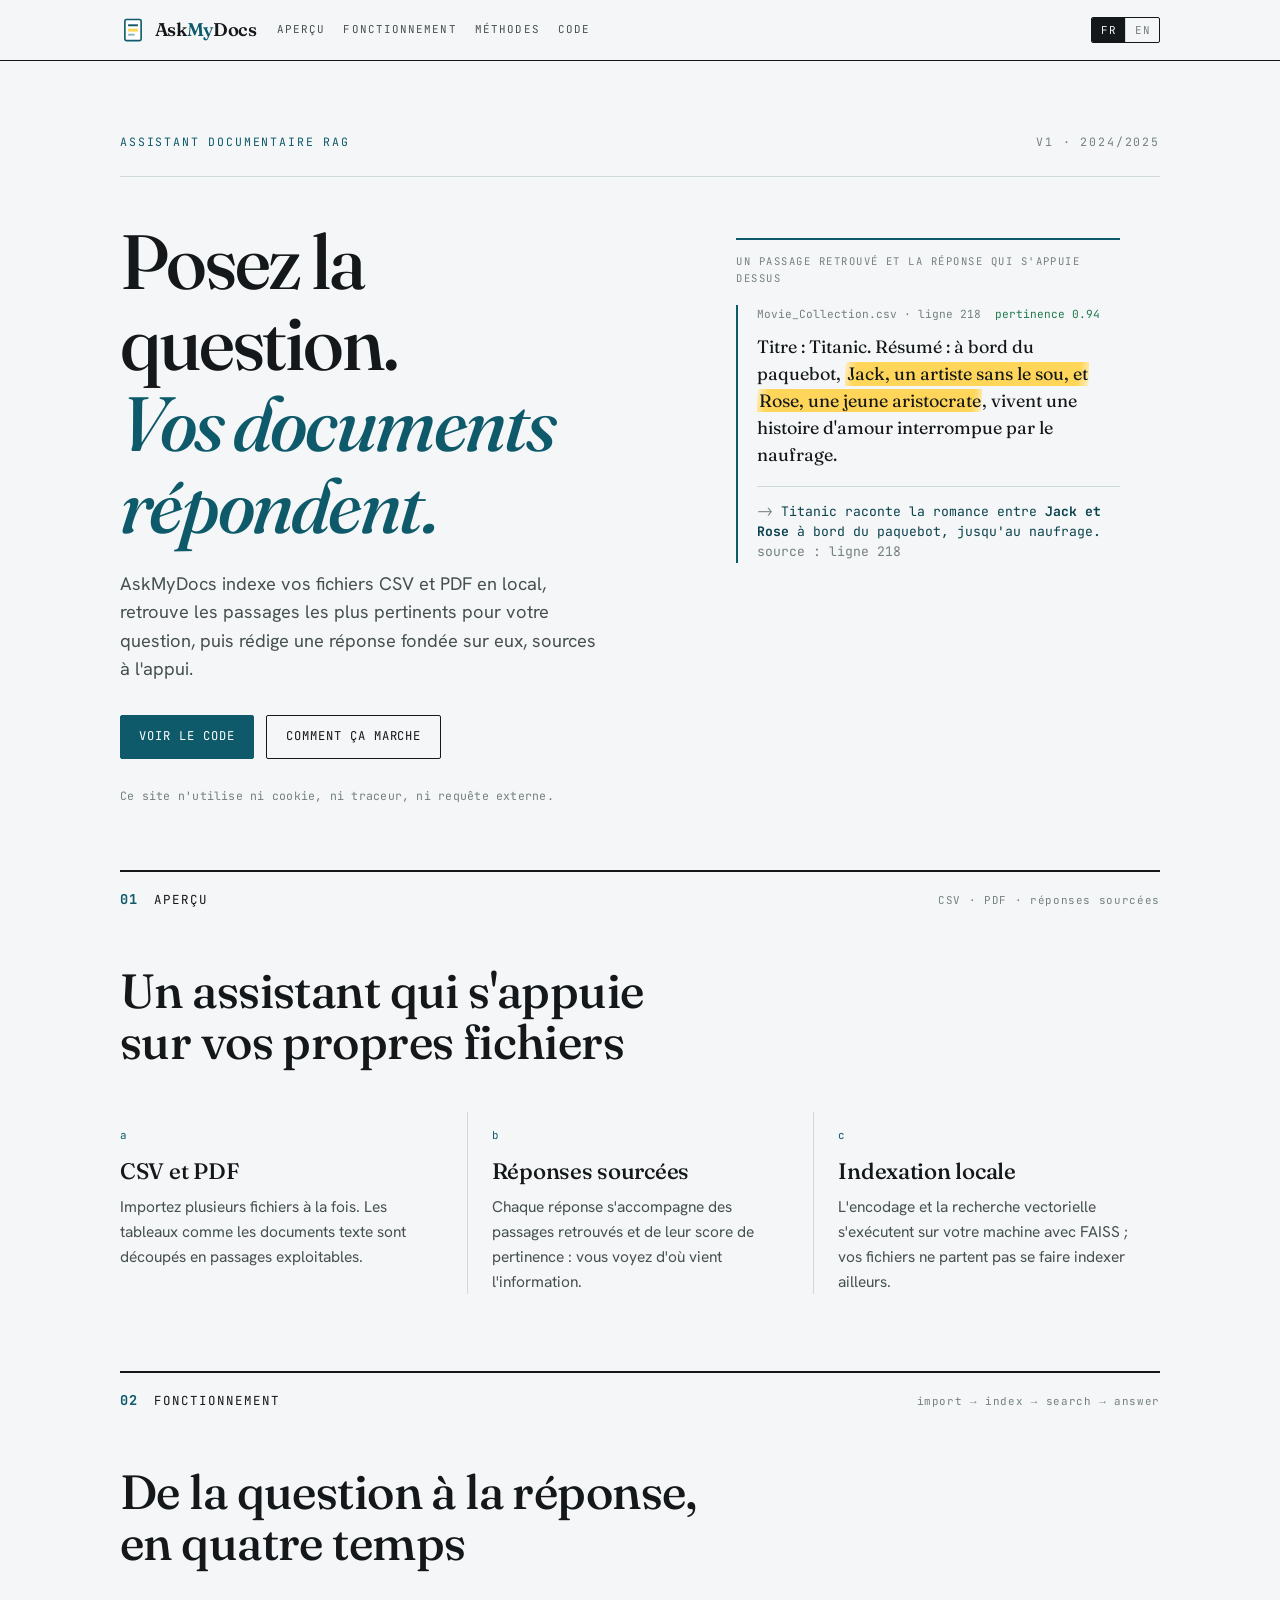
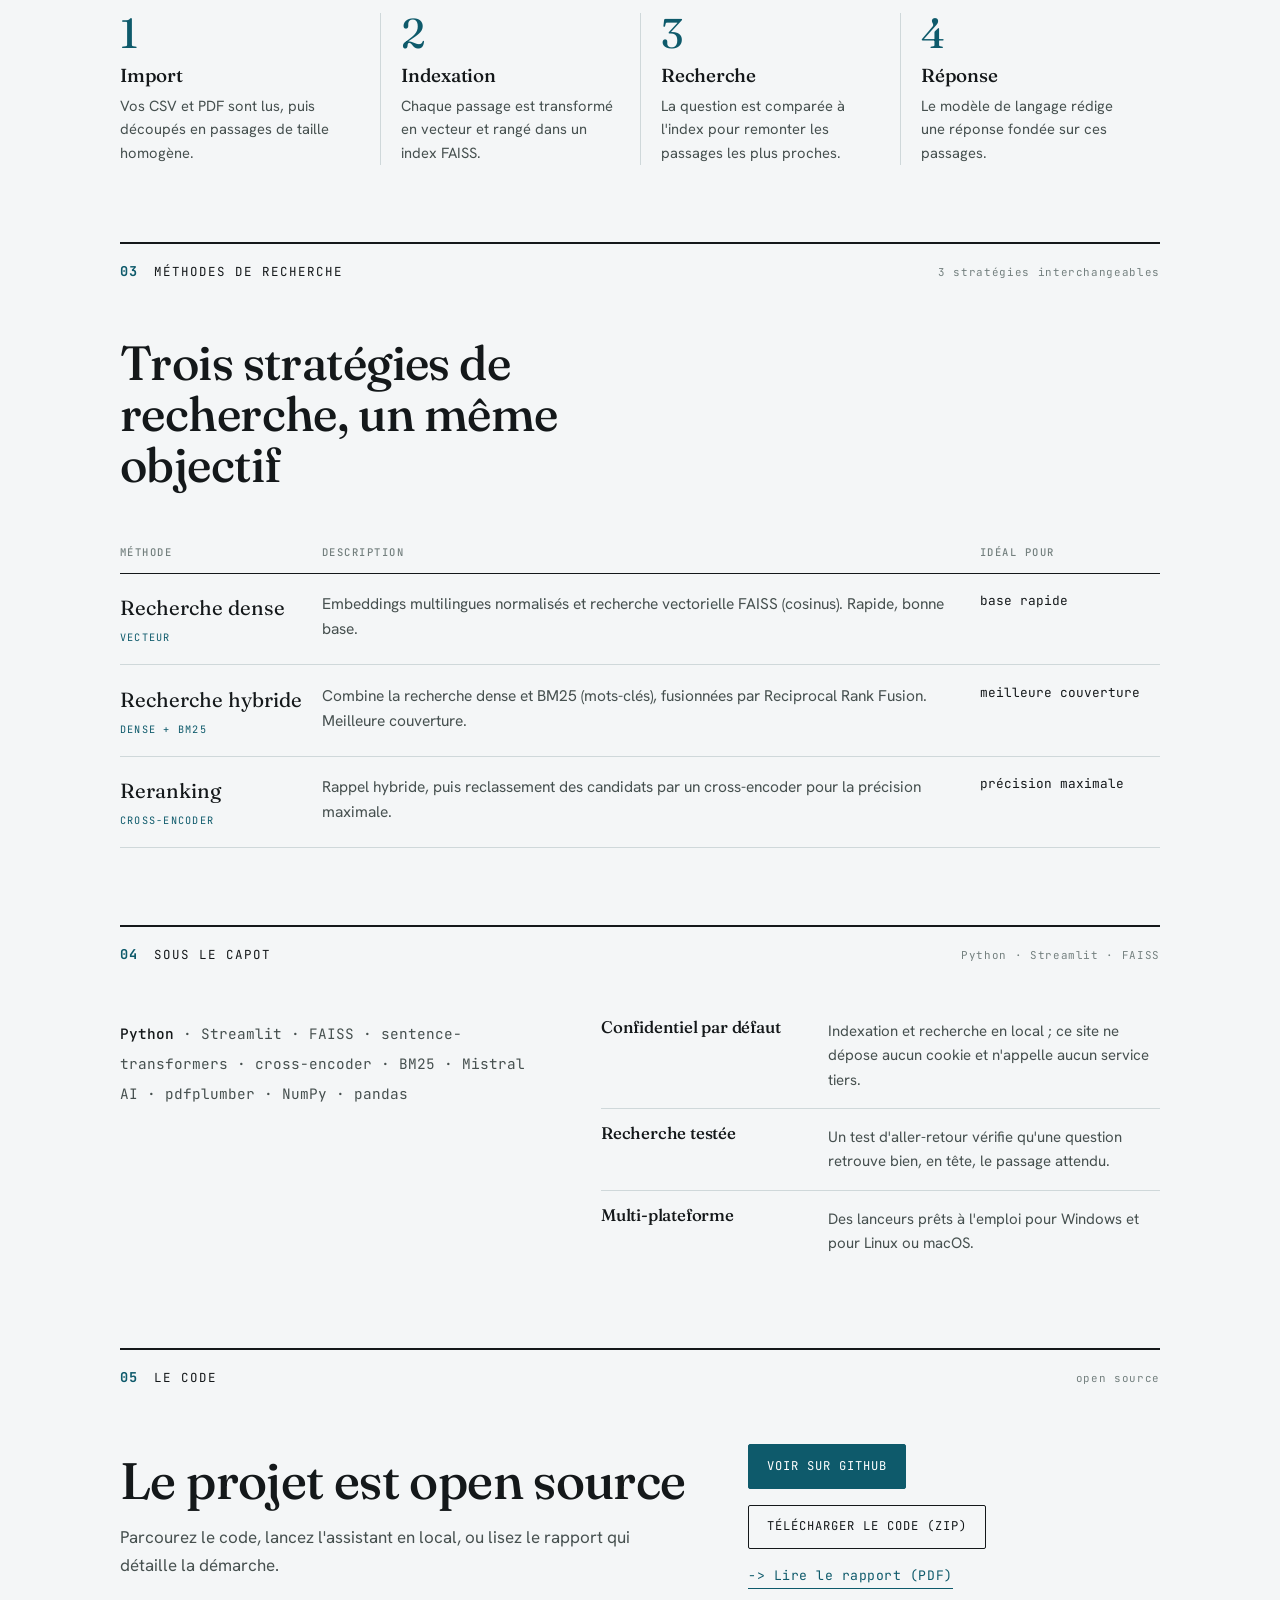
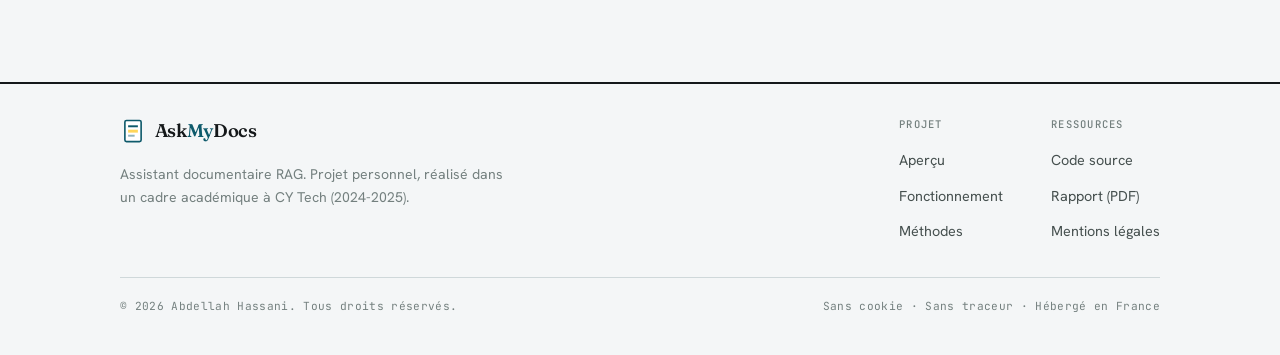
<file: site/index.html>
<!DOCTYPE html>
<html lang="fr">
  <head>
    <meta charset="utf-8" />
    <meta name="viewport" content="width=device-width, initial-scale=1" />
    <script>
      document.documentElement.classList.add("js");
    </script>
    <title>AskMyDocs · Assistant documentaire RAG</title>
    <meta
      name="description"
      content="Assistant documentaire RAG : posez vos questions en langage naturel, obtenez des réponses fondées sur vos propres fichiers CSV et PDF."
    />
    <meta name="color-scheme" content="light" />
    <link rel="icon" href="assets/img/favicon.svg" type="image/svg+xml" />
    <link rel="preload" href="assets/fonts/fraunces.woff2" as="font" type="font/woff2" crossorigin />
    <link rel="preload" href="assets/fonts/hanken-grotesk.woff2" as="font" type="font/woff2" crossorigin />
    <link rel="stylesheet" href="assets/css/styles.css" />
    <script src="assets/js/i18n.js" defer></script>
    <script src="assets/js/main.js" defer></script>
  </head>
  <body>
    <header class="masthead">
      <div class="wrap masthead-row">
        <a class="brand" href="index.html" aria-label="AskMyDocs">
          <svg class="logo" viewBox="0 0 32 32" fill="none" aria-hidden="true">
            <rect x="6" y="3" width="20" height="26" rx="2" fill="#fff" stroke="#0e5a6b" stroke-width="2" />
            <rect x="10" y="9" width="12" height="2.4" fill="#0e5a6b" />
            <rect x="10" y="14.4" width="12" height="3.6" fill="#ffd65a" />
            <rect x="10" y="20.6" width="8" height="2.4" fill="#0e5a6b" opacity="0.45" />
          </svg>
          <span>Ask<b>My</b>Docs</span>
        </a>

        <nav class="masthead-nav" aria-label="Sections">
          <a href="#overview" data-i18n="nav.overview">Aperçu</a>
          <a href="#how" data-i18n="nav.how">Fonctionnement</a>
          <a href="#methods" data-i18n="nav.methods">Méthodes</a>
          <a href="https://github.com/Abdellah427/AskMyDocs" data-i18n="nav.code">Code</a>
        </nav>

        <div class="masthead-actions">
          <div class="lang-switch" role="group" aria-label="Langue / Language">
            <button type="button" data-lang="fr" aria-pressed="true">FR</button>
            <button type="button" data-lang="en" aria-pressed="false">EN</button>
          </div>
        </div>
      </div>
    </header>

    <main>
      <!-- Hero -->
      <section class="hero">
        <div class="wrap">
          <div class="hero-kicker">
            <span data-i18n="hero.eyebrow">Assistant documentaire RAG</span>
            <span class="r">v1 · 2024/2025</span>
          </div>
          <div class="hero-grid">
            <div>
              <h1 data-i18n-html="hero.h1">Posez la question.<br /><em>Vos documents répondent.</em></h1>
              <p class="hero-lede" data-i18n="hero.lede">
                AskMyDocs indexe vos fichiers CSV et PDF en local, retrouve les passages les plus
                pertinents pour votre question, puis rédige une réponse fondée sur eux, sources à
                l'appui.
              </p>
              <div class="hero-cta">
                <a class="btn btn-primary" href="https://github.com/Abdellah427/AskMyDocs" data-i18n="hero.cta1">Voir le code</a>
                <a class="btn btn-ghost" href="#how" data-i18n="hero.cta2">Comment ça marche</a>
              </div>
              <p class="hero-note" data-i18n="hero.note">
                Ce site n'utilise ni cookie, ni traceur, ni requête externe.
              </p>
            </div>

            <!-- Annotated citation (signature) -->
            <figure class="figure">
              <figcaption class="cap" data-i18n="demo.fig">Un passage retrouvé et la réponse qui s'appuie dessus</figcaption>
              <div class="excerpt-block">
                <div class="excerpt-meta">
                  <span class="file" data-i18n="demo.file">Movie_Collection.csv · ligne 218</span>
                  <span class="score" data-i18n="demo.score">pertinence 0.94</span>
                </div>
                <p class="excerpt-text" data-i18n-html="demo.srcText">
                  Titre : Titanic. Résumé : à bord du paquebot,
                  <mark class="hl">Jack, un artiste sans le sou, et Rose, une jeune aristocrate</mark>,
                  vivent une histoire d'amour interrompue par le naufrage.
                </p>
                <p class="excerpt-answer" data-i18n-html="demo.answer">
                  Titanic raconte la romance entre Jack et Rose à bord du paquebot, jusqu'au naufrage.
                  <span class="cite">source : ligne 218</span>
                </p>
              </div>
            </figure>
          </div>
        </div>
      </section>

      <!-- 01 Overview -->
      <section class="section" id="overview">
        <div class="wrap">
          <div class="runhead">
            <span class="num">01</span>
            <span class="name" data-i18n="ov.eyebrow">Aperçu</span>
            <span class="meta" data-i18n="ov.metaRun">CSV · PDF · réponses sourcées</span>
          </div>
          <div class="section-lead">
            <h2 data-i18n="ov.h2">Un assistant qui s'appuie sur vos propres fichiers</h2>
          </div>
          <div class="columns reveal" style="margin-top: clamp(1.75rem, 4vw, 2.75rem)">
            <div>
              <span class="col-k">a</span>
              <h3 data-i18n="ov.c1t">CSV et PDF</h3>
              <p data-i18n="ov.c1p">
                Importez plusieurs fichiers à la fois. Les tableaux comme les documents texte sont
                découpés en passages exploitables.
              </p>
            </div>
            <div>
              <span class="col-k">b</span>
              <h3 data-i18n="ov.c2t">Réponses sourcées</h3>
              <p data-i18n="ov.c2p">
                Chaque réponse s'accompagne des passages retrouvés et de leur score de pertinence :
                vous voyez d'où vient l'information.
              </p>
            </div>
            <div>
              <span class="col-k">c</span>
              <h3 data-i18n="ov.c3t">Indexation locale</h3>
              <p data-i18n="ov.c3p">
                L'encodage et la recherche vectorielle s'exécutent sur votre machine avec FAISS ; vos
                fichiers ne partent pas se faire indexer ailleurs.
              </p>
            </div>
          </div>
        </div>
      </section>

      <!-- 02 How it works -->
      <section class="section" id="how">
        <div class="wrap">
          <div class="runhead">
            <span class="num">02</span>
            <span class="name" data-i18n="how.eyebrow">Fonctionnement</span>
            <span class="meta">import → index → search → answer</span>
          </div>
          <div class="section-lead">
            <h2 data-i18n="how.h2">De la question à la réponse, en quatre temps</h2>
          </div>
          <div class="pipeline reveal" style="margin-top: clamp(1.75rem, 4vw, 2.75rem)">
            <div>
              <div class="n">1</div>
              <h3 data-i18n="how.s1t">Import</h3>
              <p data-i18n="how.s1p">Vos CSV et PDF sont lus, puis découpés en passages de taille homogène.</p>
            </div>
            <div>
              <div class="n">2</div>
              <h3 data-i18n="how.s2t">Indexation</h3>
              <p data-i18n="how.s2p">Chaque passage est transformé en vecteur et rangé dans un index FAISS.</p>
            </div>
            <div>
              <div class="n">3</div>
              <h3 data-i18n="how.s3t">Recherche</h3>
              <p data-i18n="how.s3p">La question est comparée à l'index pour remonter les passages les plus proches.</p>
            </div>
            <div>
              <div class="n">4</div>
              <h3 data-i18n="how.s4t">Réponse</h3>
              <p data-i18n="how.s4p">Le modèle de langage rédige une réponse fondée sur ces passages.</p>
            </div>
          </div>
        </div>
      </section>

      <!-- 03 Methods -->
      <section class="section" id="methods">
        <div class="wrap">
          <div class="runhead">
            <span class="num">03</span>
            <span class="name" data-i18n="me.eyebrow">Méthodes de recherche</span>
            <span class="meta" data-i18n="me.metaRun">3 stratégies interchangeables</span>
          </div>
          <div class="section-lead">
            <h2 data-i18n="me.h2">Trois stratégies de recherche, un même objectif</h2>
          </div>
          <table class="spec reveal" style="margin-top: clamp(1.5rem, 3vw, 2.25rem)">
            <thead>
              <tr>
                <th data-i18n="me.thMethod">Méthode</th>
                <th data-i18n="me.thDesc">Description</th>
                <th data-i18n="me.thBest">Idéal pour</th>
              </tr>
            </thead>
            <tbody>
              <tr>
                <td class="m-name"><span data-i18n="me.m1name">Recherche dense</span><span class="m-tag" data-i18n="me.m1tag">Vecteur</span></td>
                <td class="m-desc" data-i18n="me.m1p">
                  Embeddings multilingues normalisés et recherche vectorielle FAISS (cosinus). Rapide,
                  bonne base.
                </td>
                <td class="m-best" data-i18n="me.m1best">base rapide</td>
              </tr>
              <tr>
                <td class="m-name"><span data-i18n="me.m2name">Recherche hybride</span><span class="m-tag" data-i18n="me.m2tag">Dense + BM25</span></td>
                <td class="m-desc" data-i18n="me.m2p">
                  Combine la recherche dense et BM25 (mots-clés), fusionnées par Reciprocal Rank
                  Fusion. Meilleure couverture.
                </td>
                <td class="m-best" data-i18n="me.m2best">meilleure couverture</td>
              </tr>
              <tr>
                <td class="m-name"><span data-i18n="me.m3name">Reranking</span><span class="m-tag" data-i18n="me.m3tag">Cross-encoder</span></td>
                <td class="m-desc" data-i18n="me.m3p">
                  Rappel hybride, puis reclassement des candidats par un cross-encoder pour la
                  précision maximale.
                </td>
                <td class="m-best" data-i18n="me.m3best">précision maximale</td>
              </tr>
            </tbody>
          </table>
        </div>
      </section>

      <!-- 04 Under the hood -->
      <section class="section">
        <div class="wrap">
          <div class="runhead">
            <span class="num">04</span>
            <span class="name" data-i18n="st.eyebrow">Sous le capot</span>
            <span class="meta">Python · Streamlit · FAISS</span>
          </div>
          <div class="uth" style="margin-top: clamp(1.5rem, 3vw, 2.25rem)">
            <div>
              <p class="stack-line" data-i18n-html="st.stackLine">
                <b>Python</b> · Streamlit · FAISS · sentence-transformers · cross-encoder · BM25 ·
                Mistral AI · pdfplumber · NumPy · pandas
              </p>
            </div>
            <ul class="notes">
              <li>
                <h3 data-i18n="st.e1t">Confidentiel par défaut</h3>
                <p data-i18n="st.e1p">
                  Indexation et recherche en local ; ce site ne dépose aucun cookie et n'appelle
                  aucun service tiers.
                </p>
              </li>
              <li>
                <h3 data-i18n="st.e2t">Recherche testée</h3>
                <p data-i18n="st.e2p">
                  Un test d'aller-retour vérifie qu'une question retrouve bien, en tête, le passage
                  attendu.
                </p>
              </li>
              <li>
                <h3 data-i18n="st.e3t">Multi-plateforme</h3>
                <p data-i18n="st.e3p">Des lanceurs prêts à l'emploi pour Windows et pour Linux ou macOS.</p>
              </li>
            </ul>
          </div>
        </div>
      </section>

      <!-- 05 Closing -->
      <section class="section">
        <div class="wrap">
          <div class="runhead">
            <span class="num">05</span>
            <span class="name" data-i18n="cta.eyebrow">Le code</span>
            <span class="meta">open source</span>
          </div>
          <div class="closing">
            <div>
              <h2 data-i18n="cta.h2">Le projet est open source</h2>
              <p data-i18n="cta.p">
                Parcourez le code, lancez l'assistant en local, ou lisez le rapport qui détaille la
                démarche.
              </p>
            </div>
            <div class="closing-actions">
              <a class="btn btn-primary" href="https://github.com/Abdellah427/AskMyDocs" data-i18n="cta.b1">Voir sur GitHub</a>
              <a class="btn btn-ghost" href="https://github.com/Abdellah427/AskMyDocs/archive/refs/heads/main.zip" data-i18n="cta.download">Télécharger le code (ZIP)</a>
              <a class="arrow" href="https://github.com/Abdellah427/AskMyDocs/blob/main/Rapport.pdf" data-i18n="cta.b2">Lire le rapport (PDF)</a>
            </div>
          </div>
        </div>
      </section>
    </main>

    <footer class="colophon">
      <div class="wrap">
        <div class="colophon-grid">
          <div class="colophon-brand">
            <a class="brand" href="index.html" aria-label="AskMyDocs">
              <svg class="logo" viewBox="0 0 32 32" fill="none" aria-hidden="true">
                <rect x="6" y="3" width="20" height="26" rx="2" fill="#fff" stroke="#0e5a6b" stroke-width="2" />
                <rect x="10" y="9" width="12" height="2.4" fill="#0e5a6b" />
                <rect x="10" y="14.4" width="12" height="3.6" fill="#ffd65a" />
                <rect x="10" y="20.6" width="8" height="2.4" fill="#0e5a6b" opacity="0.45" />
              </svg>
              <span>Ask<b>My</b>Docs</span>
            </a>
            <p data-i18n="ft.tagline">
              Assistant documentaire RAG. Projet personnel, réalisé dans un cadre académique à
              CY Tech (2024-2025).
            </p>
          </div>
          <div class="colophon-links">
            <div class="colophon-col">
              <h4 data-i18n="ft.col1">Projet</h4>
              <ul>
                <li><a href="#overview" data-i18n="nav.overview">Aperçu</a></li>
                <li><a href="#how" data-i18n="nav.how">Fonctionnement</a></li>
                <li><a href="#methods" data-i18n="nav.methods">Méthodes</a></li>
              </ul>
            </div>
            <div class="colophon-col">
              <h4 data-i18n="ft.col2">Ressources</h4>
              <ul>
                <li><a href="https://github.com/Abdellah427/AskMyDocs" data-i18n="ft.code">Code source</a></li>
                <li><a href="https://github.com/Abdellah427/AskMyDocs/blob/main/Rapport.pdf" data-i18n="ft.report">Rapport (PDF)</a></li>
                <li><a href="mentions.html" data-i18n="ft.legal">Mentions légales</a></li>
              </ul>
            </div>
          </div>
        </div>
        <div class="colophon-bottom">
          <span data-i18n="ft.rights">© 2026 Abdellah Hassani. Tous droits réservés.</span>
          <span data-i18n="ft.privacy">Sans cookie · Sans traceur · Hébergé en France</span>
        </div>
      </div>
    </footer>
  </body>
</html>
</file>
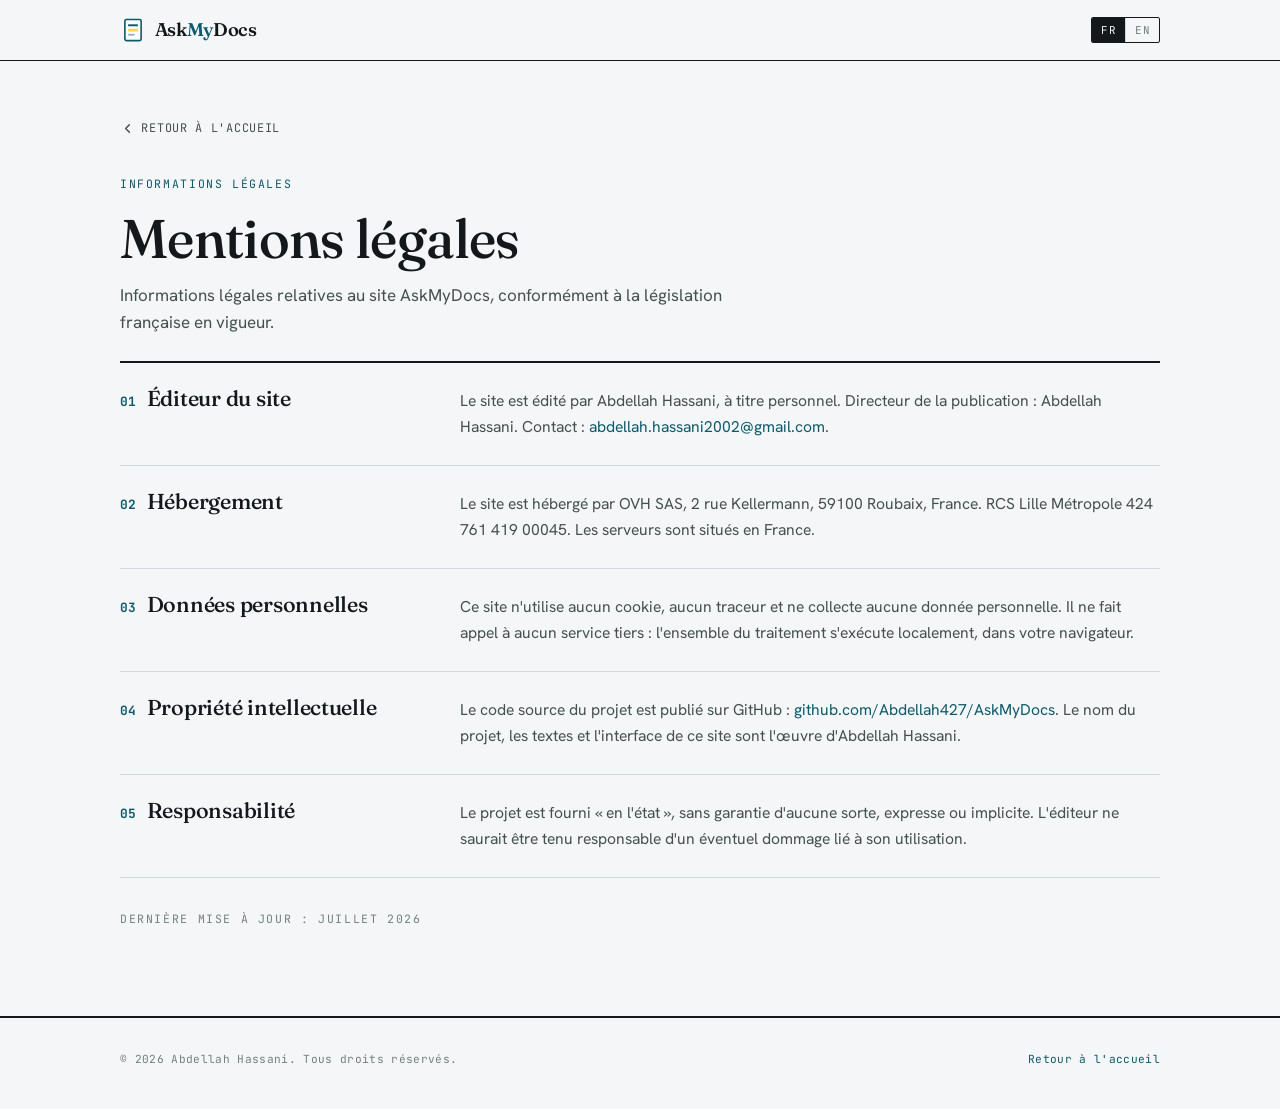
<file: site/mentions.html>
<!DOCTYPE html>
<html lang="fr" data-title-key="lg.metaTitle" data-desc-key="lg.metaDesc">
  <head>
    <meta charset="utf-8" />
    <meta name="viewport" content="width=device-width, initial-scale=1" />
    <script>
      document.documentElement.classList.add("js");
    </script>
    <title>Mentions légales · AskMyDocs</title>
    <meta name="description" content="Mentions légales du site AskMyDocs." />
    <meta name="color-scheme" content="light" />
    <meta name="robots" content="noindex" />
    <link rel="icon" href="assets/img/favicon.svg" type="image/svg+xml" />
    <link rel="preload" href="assets/fonts/fraunces.woff2" as="font" type="font/woff2" crossorigin />
    <link rel="preload" href="assets/fonts/hanken-grotesk.woff2" as="font" type="font/woff2" crossorigin />
    <link rel="stylesheet" href="assets/css/styles.css" />
    <script src="assets/js/i18n.js" defer></script>
    <script src="assets/js/main.js" defer></script>
  </head>
  <body>
    <header class="masthead">
      <div class="wrap masthead-row">
        <a class="brand" href="index.html" aria-label="AskMyDocs">
          <svg class="logo" viewBox="0 0 32 32" fill="none" aria-hidden="true">
            <rect x="6" y="3" width="20" height="26" rx="2" fill="#fff" stroke="#0e5a6b" stroke-width="2" />
            <rect x="10" y="9" width="12" height="2.4" fill="#0e5a6b" />
            <rect x="10" y="14.4" width="12" height="3.6" fill="#ffd65a" />
            <rect x="10" y="20.6" width="8" height="2.4" fill="#0e5a6b" opacity="0.45" />
          </svg>
          <span>Ask<b>My</b>Docs</span>
        </a>
        <div class="masthead-actions" style="margin-left: auto">
          <div class="lang-switch" role="group" aria-label="Langue / Language">
            <button type="button" data-lang="fr" aria-pressed="true">FR</button>
            <button type="button" data-lang="en" aria-pressed="false">EN</button>
          </div>
        </div>
      </div>
    </header>

    <main class="legal">
      <div class="wrap">
        <a class="back-link" href="index.html">
          <svg viewBox="0 0 24 24" width="15" height="15" fill="none" stroke="currentColor" stroke-width="2.4" aria-hidden="true">
            <path d="M15 6l-6 6 6 6" stroke-linecap="round" stroke-linejoin="round" />
          </svg>
          <span data-i18n="lg.back">Retour à l'accueil</span>
        </a>

        <div class="legal-head" style="margin-top: 1.5rem">
          <span class="mono" style="color: var(--accent)" data-i18n="lg.eyebrow">Informations légales</span>
          <h1 data-i18n="lg.h1">Mentions légales</h1>
          <p data-i18n="lg.intro">
            Informations légales relatives au site AskMyDocs, conformément à la législation française
            en vigueur.
          </p>
        </div>

        <section class="legal-block">
          <h2><span class="n">01</span><span data-i18n="lg.1h">Éditeur du site</span></h2>
          <p data-i18n-html="lg.1p">
            Le site est édité par Abdellah Hassani, à titre personnel. Directeur de la publication :
            Abdellah Hassani. Contact :
            <a href="mailto:abdellah.hassani2002@gmail.com">abdellah.hassani2002@gmail.com</a>.
          </p>
        </section>

        <section class="legal-block">
          <h2><span class="n">02</span><span data-i18n="lg.2h">Hébergement</span></h2>
          <p data-i18n-html="lg.2p">
            Le site est hébergé par OVH SAS, 2 rue Kellermann, 59100 Roubaix, France. RCS Lille
            Métropole 424 761 419 00045. Les serveurs sont situés en France.
          </p>
        </section>

        <section class="legal-block">
          <h2><span class="n">03</span><span data-i18n="lg.3h">Données personnelles</span></h2>
          <p data-i18n-html="lg.3p">
            Ce site n'utilise aucun cookie, aucun traceur et ne collecte aucune donnée personnelle.
            Il ne fait appel à aucun service tiers : l'ensemble du traitement s'exécute localement,
            dans votre navigateur.
          </p>
        </section>

        <section class="legal-block">
          <h2><span class="n">04</span><span data-i18n="lg.4h">Propriété intellectuelle</span></h2>
          <p data-i18n-html="lg.4p">
            Le code source du projet est publié sur GitHub :
            <a href="https://github.com/Abdellah427/AskMyDocs">github.com/Abdellah427/AskMyDocs</a>.
            Le nom du projet, les textes et l'interface de ce site sont l'œuvre d'Abdellah Hassani.
          </p>
        </section>

        <section class="legal-block">
          <h2><span class="n">05</span><span data-i18n="lg.5h">Responsabilité</span></h2>
          <p data-i18n-html="lg.5p">
            Le projet est fourni « en l'état », sans garantie d'aucune sorte, expresse ou implicite.
            L'éditeur ne saurait être tenu responsable d'un éventuel dommage lié à son utilisation.
          </p>
        </section>

        <p class="mono" style="margin-top: 2rem; color: var(--ink-mute)" data-i18n="lg.updated">
          Dernière mise à jour : juillet 2026
        </p>
      </div>
    </main>

    <footer class="colophon">
      <div class="wrap">
        <div class="colophon-bottom" style="margin-top: 0; border-top: none; padding-top: 0">
          <span data-i18n="ft.rights">© 2026 Abdellah Hassani. Tous droits réservés.</span>
          <a href="index.html" data-i18n="lg.back">Retour à l'accueil</a>
        </div>
      </div>
    </footer>
  </body>
</html>
</file>
<file: site/assets/css/styles.css>
@import url("fonts.css");

/* ============================================================
   AskMyDocs - showcase site
   Direction: "Editorial dossier" - a typeset technical document.
   Rules, margin numbers, a datasheet methods table, annotated
   citations. No shadow cards, no browser mockups, no gradients.
   ============================================================ */

:root {
  --paper: #f4f6f7;
  --paper-2: #eef1f2;
  --ink: #14181a;
  --ink-soft: #46504f;
  --ink-mute: #74807f;
  --line: #cfd8da;
  --line-soft: #e0e6e7;

  --accent: #0e5a6b;
  --accent-strong: #0a424e;
  --marker: #ffd65a;
  --marker-soft: #ffe9a8;
  --good: #1f7a4d;

  --font-display: "Fraunces", Georgia, "Times New Roman", serif;
  --font-body: "Hanken Grotesk", system-ui, -apple-system, "Segoe UI", sans-serif;
  --font-mono: "JetBrains Mono", ui-monospace, "SFMono-Regular", Menlo, monospace;

  --maxw: 1120px;
  --gutter: clamp(1.15rem, 4vw, 2.5rem);
}

*,
*::before,
*::after {
  box-sizing: border-box;
}

html {
  scroll-behavior: smooth;
}

body {
  margin: 0;
  background: var(--paper);
  color: var(--ink);
  font-family: var(--font-body);
  font-size: 17px;
  line-height: 1.62;
  -webkit-font-smoothing: antialiased;
  text-rendering: optimizeLegibility;
  overflow-x: hidden;
}

img {
  max-width: 100%;
  display: block;
}

a {
  color: var(--accent);
  text-decoration: none;
}
a:hover {
  color: var(--accent-strong);
}

p {
  margin: 0;
}

h1,
h2,
h3 {
  font-family: var(--font-display);
  font-weight: 500;
  line-height: 1.06;
  letter-spacing: -0.012em;
  margin: 0;
}

:focus-visible {
  outline: 2px solid var(--accent);
  outline-offset: 3px;
}

.wrap {
  width: 100%;
  max-width: var(--maxw);
  margin-inline: auto;
  padding-inline: var(--gutter);
}

/* Mono utility labels */
.mono {
  font-family: var(--font-mono);
  font-size: 0.72rem;
  letter-spacing: 0.14em;
  text-transform: uppercase;
}

/* Signature: highlighter marker */
mark.hl {
  background: linear-gradient(
    100deg,
    rgba(255, 214, 90, 0) 0.3%,
    var(--marker-soft) 1.2%,
    var(--marker) 5%,
    var(--marker) 95%,
    var(--marker-soft) 98.8%,
    rgba(255, 214, 90, 0) 99.7%
  );
  color: inherit;
  padding: 0.02em 0.1em;
  box-decoration-break: clone;
  -webkit-box-decoration-break: clone;
}

/* ---------- Buttons: flat, sharp, editorial ---------- */
.btn {
  display: inline-flex;
  align-items: center;
  gap: 0.5rem;
  font-family: var(--font-mono);
  font-size: 0.76rem;
  letter-spacing: 0.08em;
  text-transform: uppercase;
  padding: 0.7rem 1.15rem;
  border: 1.5px solid var(--ink);
  border-radius: 2px;
  background: transparent;
  color: var(--ink);
  cursor: pointer;
  transition: background 0.15s ease, color 0.15s ease, border-color 0.15s ease;
}
.btn svg {
  width: 1.05em;
  height: 1.05em;
}
.btn-primary {
  background: var(--accent);
  border-color: var(--accent);
  color: #fff;
}
.btn-primary:hover {
  background: var(--accent-strong);
  border-color: var(--accent-strong);
  color: #fff;
}
.btn-ghost:hover {
  background: var(--ink);
  border-color: var(--ink);
  color: var(--paper);
}

/* Arrowed inline link */
.arrow {
  font-family: var(--font-mono);
  font-size: 0.82rem;
  letter-spacing: 0.04em;
  color: var(--accent);
  border-bottom: 1.5px solid var(--accent);
  padding-bottom: 2px;
}
.arrow::before {
  content: "-> ";
}
.arrow:hover {
  color: var(--accent-strong);
  border-color: var(--accent-strong);
}

/* ---------- Masthead ---------- */
.masthead {
  position: sticky;
  top: 0;
  z-index: 40;
  background: var(--paper);
  border-bottom: 1px solid var(--ink);
}
.masthead-row {
  display: flex;
  align-items: center;
  gap: 1.25rem;
  min-height: 60px;
}
.brand {
  display: inline-flex;
  align-items: center;
  gap: 0.55rem;
  font-family: var(--font-display);
  font-weight: 600;
  font-size: 1.15rem;
  letter-spacing: -0.02em;
  color: var(--ink);
}
.brand:hover {
  color: var(--ink);
}
.brand .logo {
  width: 26px;
  height: 26px;
  flex: none;
}
.brand b {
  color: var(--accent);
  font-weight: 600;
}
.masthead-meta {
  margin-left: auto;
  font-family: var(--font-mono);
  font-size: 0.68rem;
  letter-spacing: 0.12em;
  text-transform: uppercase;
  color: var(--ink-mute);
}
.masthead-nav {
  display: flex;
  gap: 1.15rem;
  list-style: none;
  margin: 0;
  padding: 0;
}
.masthead-nav a {
  font-family: var(--font-mono);
  font-size: 0.68rem;
  letter-spacing: 0.1em;
  text-transform: uppercase;
  color: var(--ink-soft);
}
.masthead-nav a:hover {
  color: var(--accent);
}
.masthead-actions {
  display: flex;
  align-items: center;
  gap: 0.8rem;
  margin-left: auto;
}

.lang-switch {
  display: inline-flex;
  border: 1px solid var(--ink);
  border-radius: 2px;
  overflow: hidden;
}
.lang-switch button {
  font-family: var(--font-mono);
  font-size: 0.68rem;
  letter-spacing: 0.06em;
  border: none;
  background: transparent;
  color: var(--ink-mute);
  padding: 0.3rem 0.55rem;
  cursor: pointer;
}
.lang-switch button + button {
  border-left: 1px solid var(--line);
}
.lang-switch button[aria-pressed="true"] {
  background: var(--ink);
  color: var(--paper);
}

/* ---------- Section scaffolding ---------- */
.runhead {
  display: flex;
  align-items: baseline;
  gap: 1rem;
  padding-top: 1rem;
  padding-bottom: 1.1rem;
  border-top: 2px solid var(--ink);
}
.runhead .num {
  font-family: var(--font-mono);
  font-size: 0.85rem;
  font-weight: 700;
  color: var(--accent);
  letter-spacing: 0.08em;
}
.runhead .name {
  font-family: var(--font-mono);
  font-size: 0.78rem;
  letter-spacing: 0.16em;
  text-transform: uppercase;
  color: var(--ink);
}
.runhead .meta {
  margin-left: auto;
  font-family: var(--font-mono);
  font-size: 0.68rem;
  letter-spacing: 0.06em;
  color: var(--ink-mute);
  text-align: right;
}

.section {
  padding-bottom: clamp(3rem, 6vw, 5rem);
}
.section-lead {
  display: grid;
  grid-template-columns: minmax(0, 3fr) minmax(0, 2fr);
  gap: clamp(1.5rem, 4vw, 3rem);
  align-items: end;
  padding-top: clamp(1.5rem, 3vw, 2.5rem);
}
.section-lead h2 {
  font-size: clamp(1.9rem, 3.8vw, 3rem);
}
.section-lead p {
  color: var(--ink-soft);
  font-size: 1.02rem;
}

/* ---------- Hero ---------- */
.hero {
  padding-top: clamp(2.5rem, 6vw, 4.5rem);
  padding-bottom: clamp(2.5rem, 5vw, 4rem);
}
.hero-kicker {
  display: flex;
  align-items: center;
  gap: 1rem;
  font-family: var(--font-mono);
  font-size: 0.72rem;
  letter-spacing: 0.16em;
  text-transform: uppercase;
  color: var(--accent);
  padding-bottom: 1.5rem;
  border-bottom: 1px solid var(--line);
  margin-bottom: clamp(1.75rem, 4vw, 2.75rem);
}
.hero-kicker .r {
  margin-left: auto;
  color: var(--ink-mute);
}
.hero-grid {
  display: grid;
  grid-template-columns: minmax(0, 1.05fr) minmax(0, 0.95fr);
  gap: clamp(2rem, 5vw, 4.5rem);
  align-items: start;
}
.hero h1 {
  font-size: clamp(2.7rem, 6vw, 5.2rem);
  letter-spacing: -0.028em;
}
.hero h1 em {
  font-style: italic;
  color: var(--accent);
}
.hero-lede {
  margin-top: 1.5rem;
  max-width: 30rem;
  font-size: 1.14rem;
  line-height: 1.55;
  color: var(--ink-soft);
}
.hero-cta {
  display: flex;
  flex-wrap: wrap;
  gap: 0.75rem;
  margin-top: 2rem;
}
.hero-note {
  margin-top: 1.75rem;
  font-family: var(--font-mono);
  font-size: 0.72rem;
  letter-spacing: 0.02em;
  color: var(--ink-mute);
}

/* Annotated citation (the signature, print style) */
.figure {
  border-top: 2px solid var(--accent);
  padding-top: 0.85rem;
}
.figure .cap {
  font-family: var(--font-mono);
  font-size: 0.66rem;
  letter-spacing: 0.14em;
  text-transform: uppercase;
  color: var(--ink-mute);
}
.excerpt-block {
  border-left: 2px solid var(--accent);
  padding-left: 1.15rem;
  margin-top: 1.1rem;
}
.excerpt-meta {
  display: flex;
  flex-wrap: wrap;
  gap: 0.4rem 0.9rem;
  font-family: var(--font-mono);
  font-size: 0.7rem;
  color: var(--ink-mute);
  margin-bottom: 0.7rem;
}
.excerpt-meta .score {
  color: var(--good);
}
.excerpt-text {
  font-family: var(--font-display);
  font-size: 1.12rem;
  line-height: 1.5;
  color: var(--ink);
}
.excerpt-answer {
  margin-top: 1.1rem;
  padding-top: 0.9rem;
  border-top: 1px solid var(--line);
  font-family: var(--font-mono);
  font-size: 0.82rem;
  line-height: 1.55;
  color: var(--accent-strong);
}
.excerpt-answer::before {
  content: "-> ";
  color: var(--ink-mute);
}
.excerpt-answer .cite {
  color: var(--ink-mute);
}

/* ---------- 01 Overview: three ruled columns ---------- */
.columns {
  display: grid;
  grid-template-columns: repeat(3, 1fr);
}
.columns > div {
  padding: 0.5rem 1.5rem 0 0;
}
.columns > div + div {
  padding-left: 1.5rem;
  border-left: 1px solid var(--line);
}
.col-k {
  font-family: var(--font-mono);
  font-size: 0.68rem;
  letter-spacing: 0.12em;
  color: var(--accent);
}
.columns h3 {
  font-size: 1.4rem;
  margin-top: 0.8rem;
}
.columns p {
  margin-top: 0.6rem;
  color: var(--ink-soft);
  font-size: 0.97rem;
}

/* ---------- 02 Pipeline: big numerals, ruled ---------- */
.pipeline {
  display: grid;
  grid-template-columns: repeat(4, 1fr);
}
.pipeline > div {
  padding: 0 1.25rem 0 0;
}
.pipeline > div + div {
  padding-left: 1.25rem;
  border-left: 1px solid var(--line);
}
.pipeline .n {
  font-family: var(--font-display);
  font-size: 2.6rem;
  line-height: 1;
  color: var(--accent);
}
.pipeline h3 {
  font-size: 1.18rem;
  margin-top: 0.7rem;
}
.pipeline p {
  margin-top: 0.5rem;
  color: var(--ink-soft);
  font-size: 0.92rem;
}

/* ---------- 03 Methods: datasheet table ---------- */
.spec {
  width: 100%;
  border-collapse: collapse;
  margin-top: 0.5rem;
}
.spec th,
.spec td {
  text-align: left;
  vertical-align: top;
  padding: 1.1rem 1.25rem 1.1rem 0;
  border-bottom: 1px solid var(--line);
}
.spec thead th {
  font-family: var(--font-mono);
  font-size: 0.66rem;
  letter-spacing: 0.14em;
  text-transform: uppercase;
  color: var(--ink-mute);
  font-weight: 500;
  border-bottom: 1px solid var(--ink);
  padding-bottom: 0.7rem;
}
.spec .m-name {
  font-family: var(--font-display);
  font-size: 1.28rem;
  color: var(--ink);
  white-space: nowrap;
}
.spec .m-tag {
  display: block;
  font-family: var(--font-mono);
  font-size: 0.64rem;
  letter-spacing: 0.12em;
  text-transform: uppercase;
  color: var(--accent);
  margin-top: 0.35rem;
}
.spec .m-desc {
  color: var(--ink-soft);
  font-size: 0.97rem;
  padding-right: 1.5rem;
}
.spec .m-best {
  font-family: var(--font-mono);
  font-size: 0.8rem;
  color: var(--ink);
  white-space: nowrap;
}

/* ---------- 04 Under the hood ---------- */
.uth {
  display: grid;
  grid-template-columns: minmax(0, 1fr) minmax(0, 1.3fr);
  gap: clamp(1.5rem, 4vw, 3.5rem);
  align-items: start;
}
.stack-line {
  font-family: var(--font-mono);
  font-size: 0.9rem;
  line-height: 2.1;
  color: var(--ink-soft);
}
.stack-line b {
  color: var(--ink);
  font-weight: 500;
}
.notes {
  list-style: none;
  margin: 0;
  padding: 0;
}
.notes li {
  padding: 1rem 0;
  border-top: 1px solid var(--line);
  display: grid;
  grid-template-columns: minmax(0, 1fr) minmax(0, 1.6fr);
  gap: 1.25rem;
}
.notes li:first-child {
  border-top: none;
  padding-top: 0;
}
.notes h3 {
  font-size: 1.05rem;
}
.notes p {
  color: var(--ink-soft);
  font-size: 0.94rem;
}

/* ---------- 05 Closing ---------- */
.closing {
  display: grid;
  grid-template-columns: minmax(0, 1.4fr) minmax(0, 1fr);
  gap: clamp(1.5rem, 4vw, 3.5rem);
  align-items: center;
  padding-top: clamp(1.5rem, 3vw, 2.5rem);
}
.closing h2 {
  font-size: clamp(2rem, 4vw, 3.2rem);
}
.closing p {
  margin-top: 1rem;
  color: var(--ink-soft);
  max-width: 32rem;
}
.closing-actions {
  display: flex;
  flex-direction: column;
  gap: 1rem;
  align-items: flex-start;
}

/* ---------- Footer / colophon ---------- */
.colophon {
  border-top: 2px solid var(--ink);
  padding-block: 2rem 2.5rem;
  margin-top: 1rem;
}
.colophon-grid {
  display: flex;
  flex-wrap: wrap;
  gap: 1.5rem 3rem;
  justify-content: space-between;
}
.colophon-brand {
  max-width: 24rem;
}
.colophon-brand p {
  margin-top: 0.7rem;
  font-size: 0.88rem;
  color: var(--ink-mute);
}
.colophon-links {
  display: flex;
  gap: 3rem;
  flex-wrap: wrap;
}
.colophon-col h4 {
  font-family: var(--font-mono);
  font-size: 0.66rem;
  letter-spacing: 0.12em;
  text-transform: uppercase;
  color: var(--ink-mute);
  margin: 0 0 0.85rem;
  font-weight: 500;
}
.colophon-col ul {
  list-style: none;
  margin: 0;
  padding: 0;
  display: grid;
  gap: 0.5rem;
}
.colophon-col a {
  font-size: 0.9rem;
  color: var(--ink-soft);
}
.colophon-col a:hover {
  color: var(--accent);
}
.colophon-bottom {
  margin-top: 2rem;
  padding-top: 1.2rem;
  border-top: 1px solid var(--line);
  display: flex;
  flex-wrap: wrap;
  gap: 0.6rem 1.5rem;
  justify-content: space-between;
  font-family: var(--font-mono);
  font-size: 0.7rem;
  letter-spacing: 0.03em;
  color: var(--ink-mute);
}

/* ---------- Legal page ---------- */
.legal {
  padding-block: clamp(2rem, 5vw, 3.5rem) clamp(2.5rem, 6vw, 4.5rem);
}
.legal-head {
  border-bottom: 2px solid var(--ink);
  padding-bottom: 1.5rem;
}
.legal-head h1 {
  font-size: clamp(2.2rem, 5vw, 3.4rem);
  margin-top: 0.9rem;
}
.legal-head p {
  margin-top: 0.85rem;
  color: var(--ink-soft);
  max-width: 42rem;
}
.legal-block {
  display: grid;
  grid-template-columns: minmax(0, 1fr) minmax(0, 2.4fr);
  gap: 1.25rem clamp(1.5rem, 4vw, 3rem);
  padding: 1.6rem 0;
  border-bottom: 1px solid var(--line);
}
.legal-block h2 {
  font-size: 1.35rem;
  display: flex;
  gap: 0.7rem;
  align-items: baseline;
}
.legal-block h2 .n {
  font-family: var(--font-mono);
  font-size: 0.8rem;
  color: var(--accent);
  font-weight: 700;
}
.legal-block p {
  color: var(--ink-soft);
  font-size: 0.98rem;
}
.legal-block a {
  word-break: break-word;
}
.back-link {
  display: inline-flex;
  align-items: center;
  gap: 0.4rem;
  font-family: var(--font-mono);
  font-size: 0.74rem;
  letter-spacing: 0.06em;
  text-transform: uppercase;
  color: var(--ink-soft);
}

/* ---------- Reveal (subtle, opacity only) ---------- */
.js .reveal {
  opacity: 0;
  transition: opacity 0.5s ease;
}
.js .reveal.in {
  opacity: 1;
}

/* ---------- Responsive ---------- */
@media (max-width: 880px) {
  .hero-grid,
  .section-lead,
  .uth,
  .closing {
    grid-template-columns: 1fr;
  }
  .columns {
    grid-template-columns: 1fr;
  }
  .columns > div {
    padding: 1.15rem 0;
    border-top: 1px solid var(--line);
  }
  .columns > div + div {
    padding-left: 0;
    border-left: none;
  }
  .columns > div:first-child {
    padding-top: 0.5rem;
  }
  .pipeline {
    grid-template-columns: 1fr 1fr;
    gap: 1.5rem 0;
  }
  .pipeline > div {
    padding: 0 1rem;
  }
  .pipeline > div:nth-child(odd) {
    padding-left: 0;
  }
  .pipeline > div:nth-child(even) {
    border-left: 1px solid var(--line);
  }
  .closing-actions {
    flex-direction: row;
    flex-wrap: wrap;
  }
}

@media (max-width: 620px) {
  body {
    font-size: 16px;
  }
  .masthead-nav {
    display: none;
  }
  .masthead-meta {
    display: none;
  }
  .pipeline {
    grid-template-columns: 1fr;
  }
  .pipeline > div,
  .pipeline > div:nth-child(even) {
    padding-left: 0;
    border-left: none;
    border-top: 1px solid var(--line);
    padding-top: 1rem;
  }
  .pipeline > div:first-child {
    border-top: none;
    padding-top: 0;
  }
  /* Methods table collapses to stacked records */
  .spec,
  .spec tbody,
  .spec tr,
  .spec td {
    display: block;
    width: 100%;
  }
  .spec thead {
    display: none;
  }
  .spec tr {
    border-bottom: 1px solid var(--ink);
    padding-bottom: 1rem;
    margin-bottom: 1rem;
  }
  .spec td {
    border-bottom: none;
    padding: 0.2rem 0;
  }
  .spec .m-best::before {
    content: "Ideal: ";
    color: var(--ink-mute);
  }
  .notes li {
    grid-template-columns: 1fr;
    gap: 0.4rem;
  }
  .legal-block {
    grid-template-columns: 1fr;
    gap: 0.6rem;
  }
}

@media (prefers-reduced-motion: reduce) {
  html {
    scroll-behavior: auto;
  }
  *,
  *::before,
  *::after {
    transition-duration: 0.001ms !important;
  }
  .js .reveal {
    opacity: 1;
  }
}
</file>
